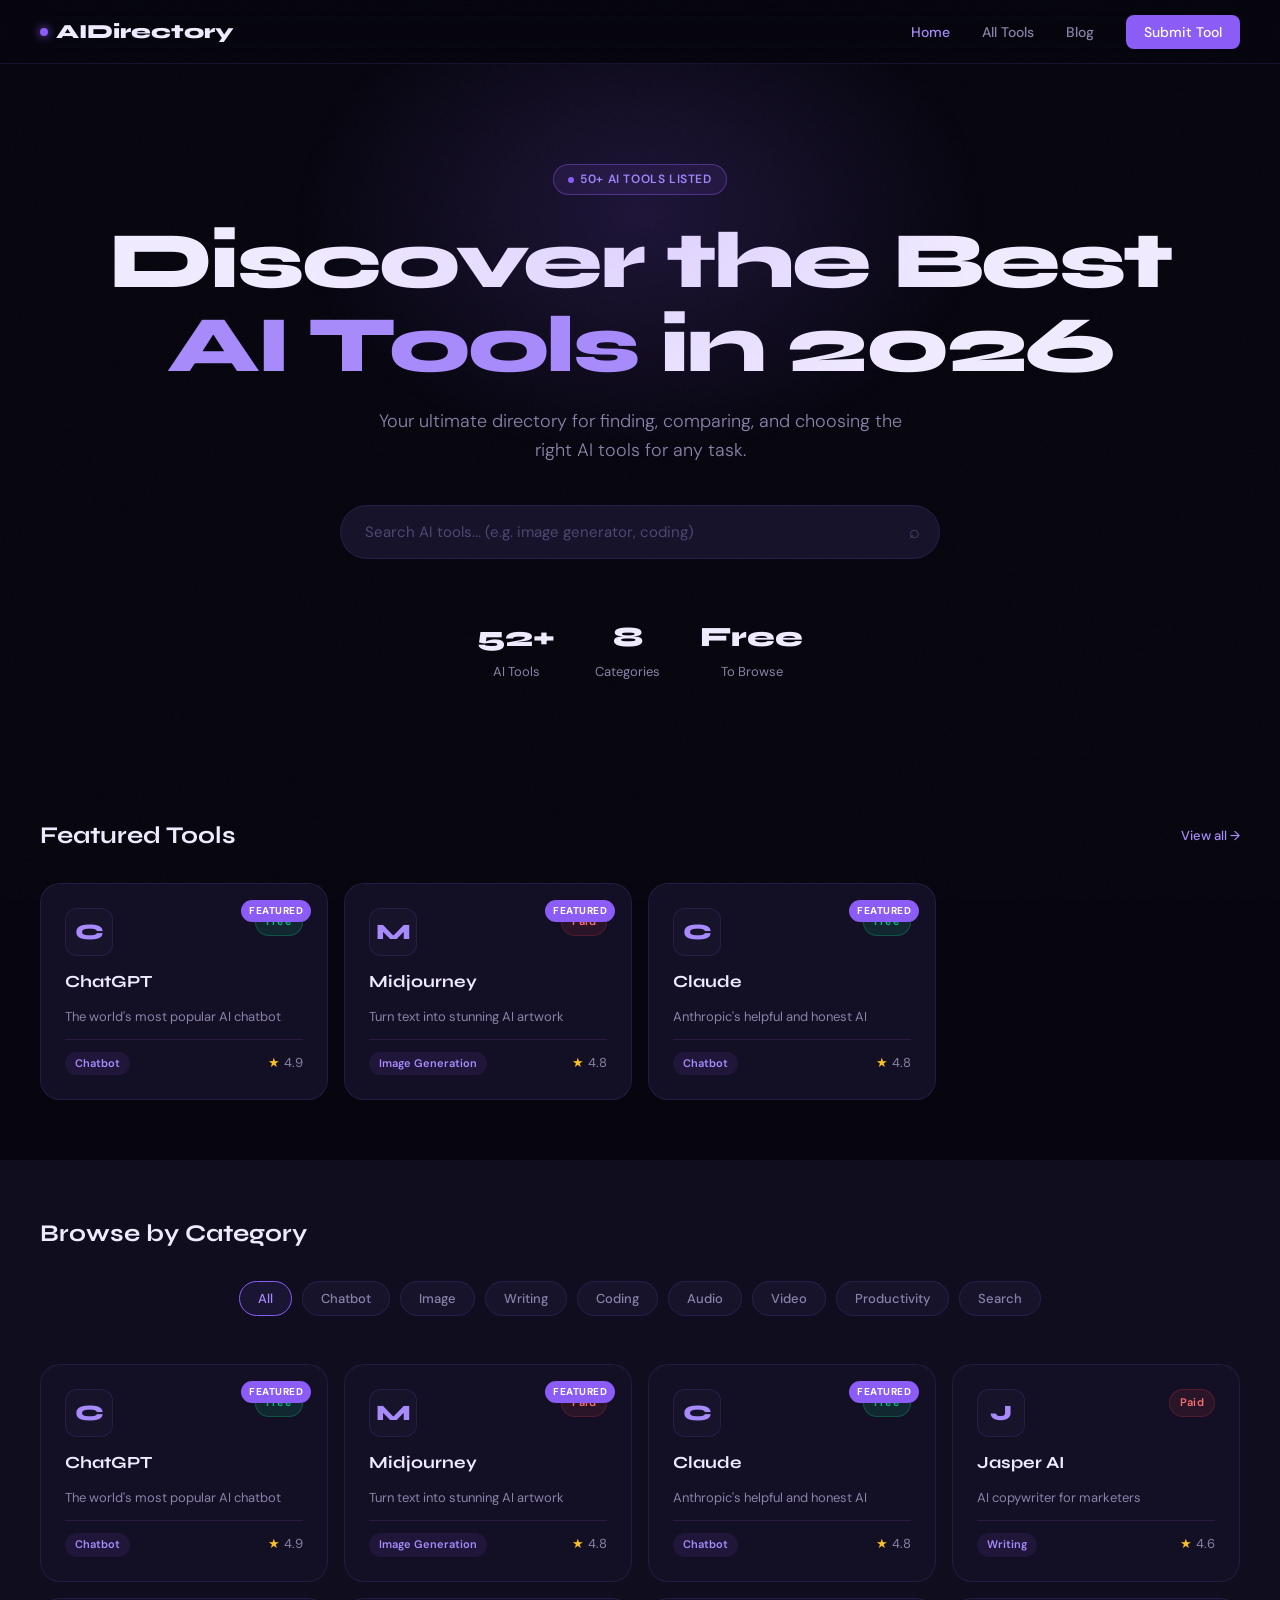
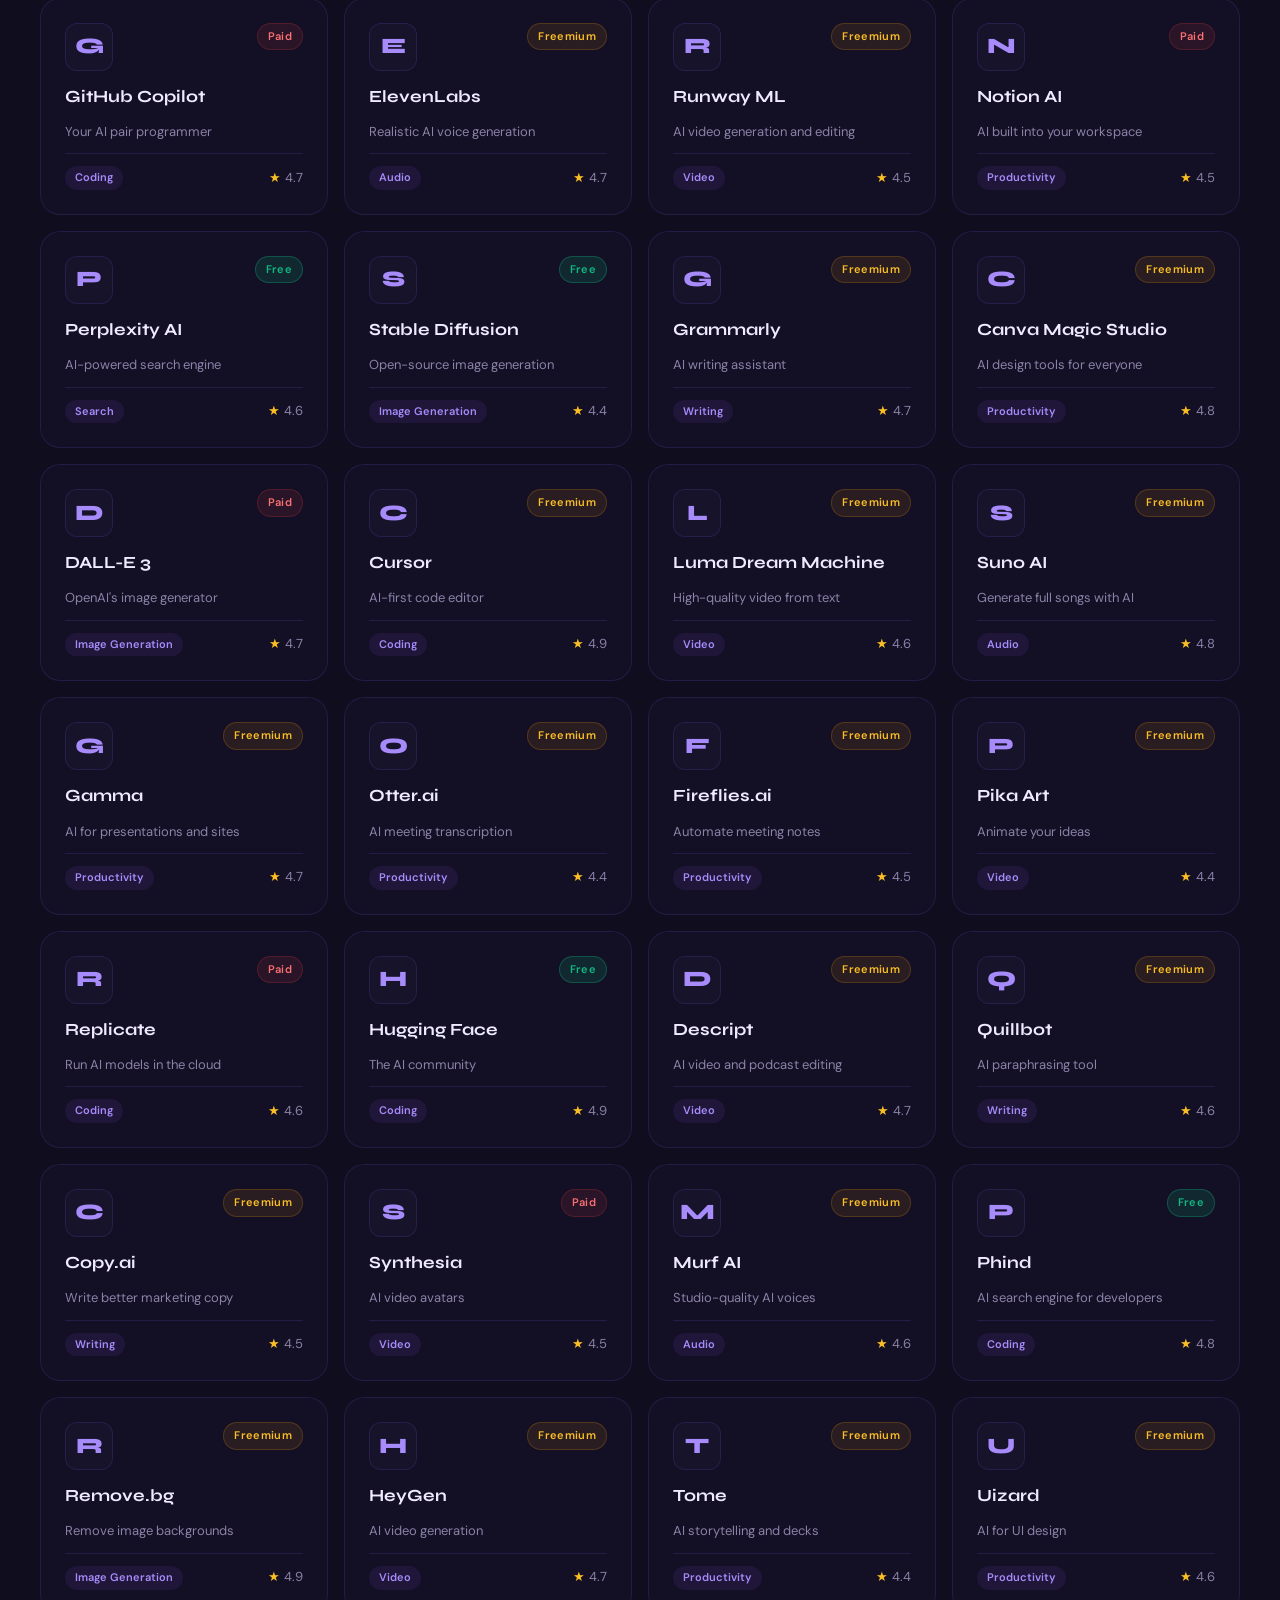
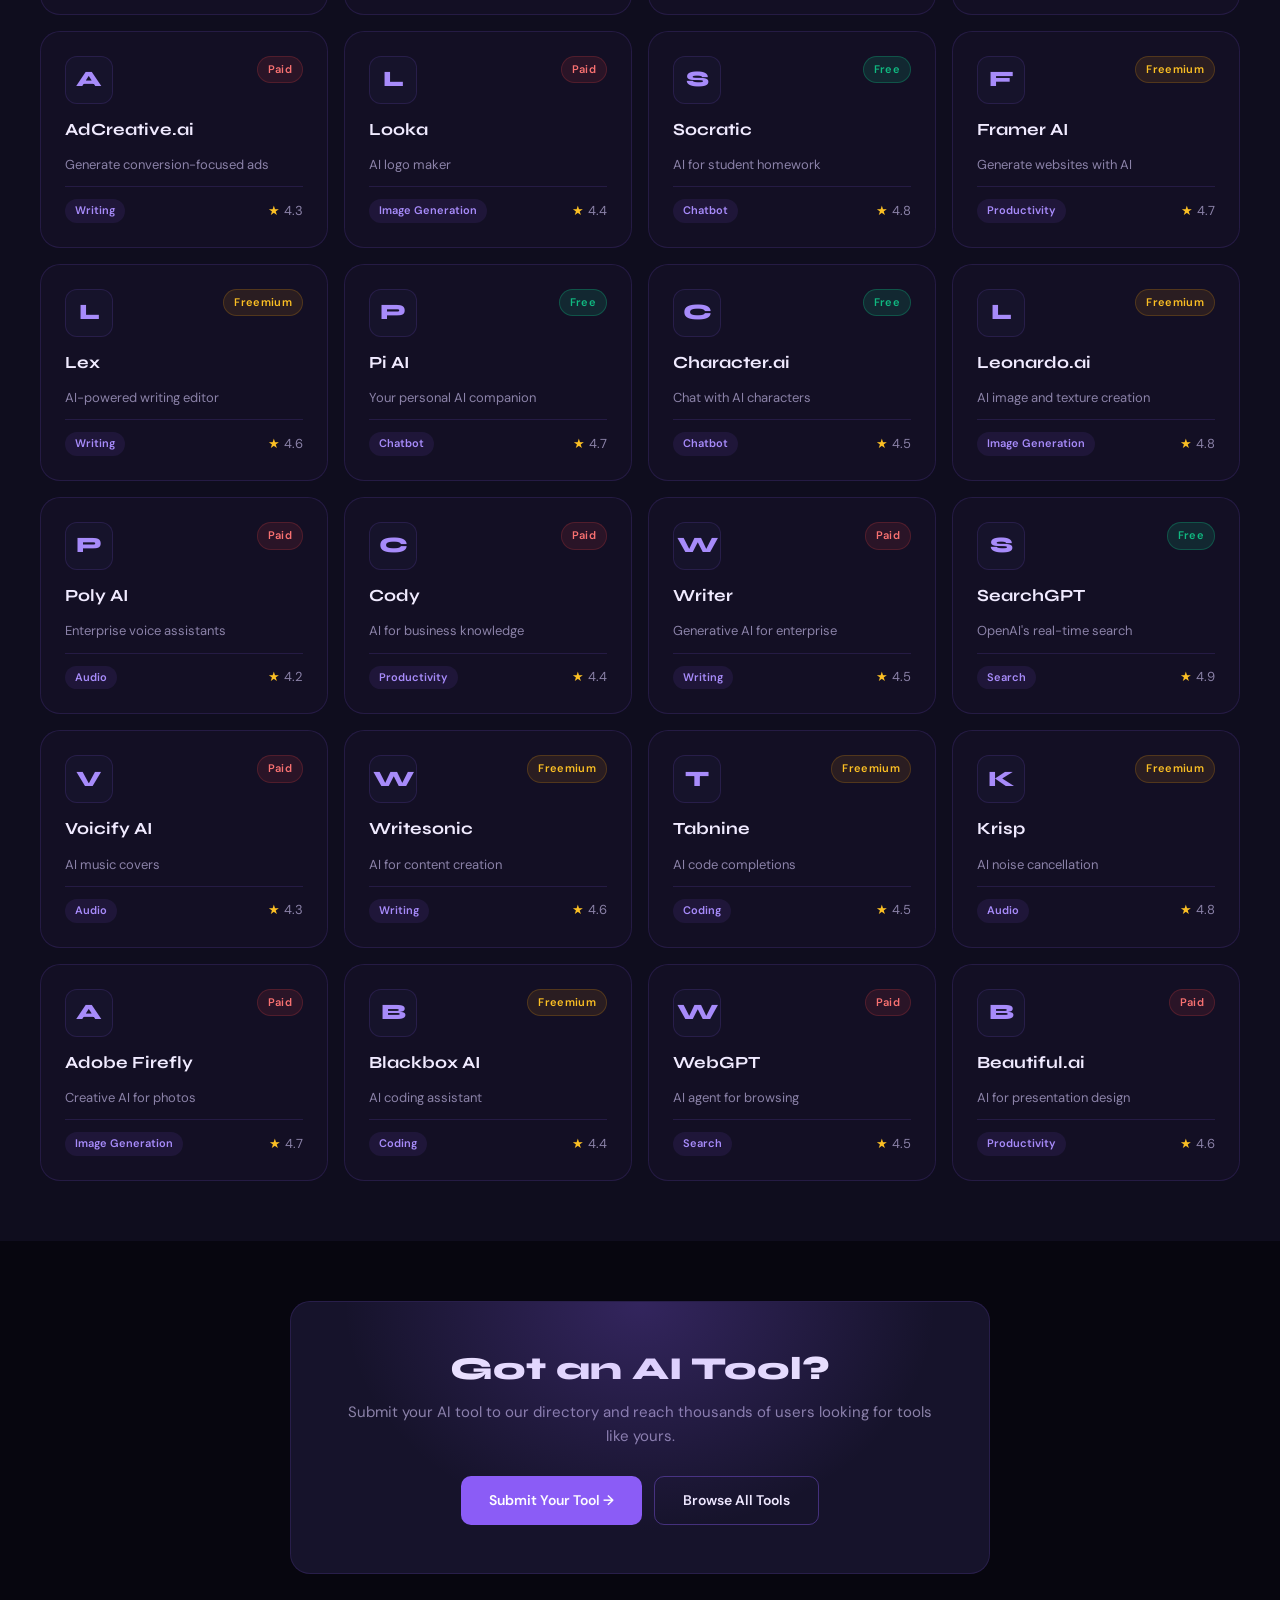
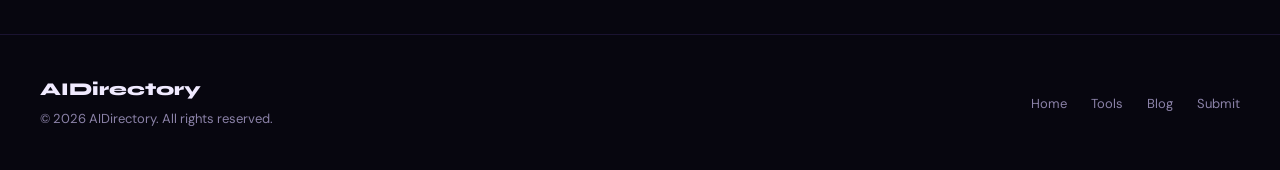
<file: index.html>
<!DOCTYPE html>
<html lang="en">
<head>
  <meta charset="UTF-8" />
  <meta name="viewport" content="width=device-width, initial-scale=1.0" />
  <title>AIDirectory — Discover the Best AI Tools</title>
  <meta name="description" content="Explore the largest directory of AI tools. Find the perfect AI tool for writing, coding, design, video, and more." />
  <link rel="stylesheet" href="style.css" />
</head>
<body>

  <!-- NAV -->
  <nav>
    <div class="nav-logo">
      <div class="dot"></div>
      AIDirectory
    </div>
    <ul class="nav-links">
      <li><a href="index.html" class="active">Home</a></li>
      <li><a href="tools.html">All Tools</a></li>
      <li><a href="blog.html">Blog</a></li>
      <li><a href="#submit" class="nav-cta">Submit Tool</a></li>
    </ul>
  </nav>

  <!-- HERO -->
  <div class="hero">
    <div class="hero-glow"></div>
    <div class="hero-tag">
      <div class="pulse"></div>
      50+ AI Tools Listed
    </div>
    <h1>Discover the Best<br><span>AI Tools</span> in 2026</h1>
    <p>Your ultimate directory for finding, comparing, and choosing the right AI tools for any task.</p>
    <div class="search-wrap">
      <input type="text" id="hero-search" placeholder="Search AI tools... (e.g. image generator, coding)" />
      <div class="search-icon">⌕</div>
    </div>
    <div class="stats-row">
      <div class="stat">
        <div class="stat-num" id="total-count">0</div>
        <div class="stat-label">AI Tools</div>
      </div>
      <div class="stat">
        <div class="stat-num">8</div>
        <div class="stat-label">Categories</div>
      </div>
      <div class="stat">
        <div class="stat-num">Free</div>
        <div class="stat-label">To Browse</div>
      </div>
    </div>
  </div>

  <!-- FEATURED TOOLS -->
  <section>
    <div class="section-header" style="max-width:1200px;margin:0 auto 32px;">
      <h2 class="section-title">Featured Tools</h2>
      <a href="tools.html" class="section-link">View all →</a>
    </div>

    <div class="tools-grid" id="featured-grid"></div>
  </section>

  <!-- BROWSE BY CATEGORY -->
  <section style="background: var(--bg2); padding: 60px 40px;">
    <div style="max-width:1200px; margin: 0 auto;">
      <div class="section-header">
        <h2 class="section-title">Browse by Category</h2>
      </div>
      <div class="categories" id="category-filter">
        <button class="cat-btn active" data-cat="All">All</button>
        <button class="cat-btn" data-cat="Chatbot">Chatbot</button>
        <button class="cat-btn" data-cat="Image Generation">Image</button>
        <button class="cat-btn" data-cat="Writing">Writing</button>
        <button class="cat-btn" data-cat="Coding">Coding</button>
        <button class="cat-btn" data-cat="Audio">Audio</button>
        <button class="cat-btn" data-cat="Video">Video</button>
        <button class="cat-btn" data-cat="Productivity">Productivity</button>
        <button class="cat-btn" data-cat="Search">Search</button>
      </div>
      <div class="tools-grid" id="all-grid"></div>
    </div>
  </section>

  <!-- SUBMIT BANNER -->
  <section id="submit">
    <div class="submit-banner">
      <h2>Got an AI Tool?</h2>
      <p>Submit your AI tool to our directory and reach thousands of users looking for tools like yours.</p>
      <div style="display:flex; gap:12px; justify-content:center; flex-wrap:wrap;">
        <a href="mailto:submit@aidirectory.com" class="btn btn-primary">Submit Your Tool →</a>
        <a href="tools.html" class="btn btn-outline">Browse All Tools</a>
      </div>
    </div>
  </section>

  <!-- FOOTER -->
  <footer>
    <div class="footer-left">
      <div class="logo">AIDirectory</div>
      <p>© 2026 AIDirectory. All rights reserved.</p>
    </div>
    <ul class="footer-links">
      <li><a href="index.html">Home</a></li>
      <li><a href="tools.html">Tools</a></li>
      <li><a href="blog.html">Blog</a></li>
      <li><a href="#submit">Submit</a></li>
    </ul>
  </footer>

  <script src="app.js"></script>
  <script>
    // Using async/await to prevent the "No tools found" race condition
    document.addEventListener('DOMContentLoaded', async () => {
      // 1. Wait for the data to actually load from tools.json
      await loadTools(); 
      
      // 2. Now that 'tools' array is ready, render the page[cite: 3]
      loadFeaturedTools();
      loadAllTools('All');
      setupCategoryFilter();
      setupHeroSearch();
    });

    function loadFeaturedTools() {
      const grid = document.getElementById('featured-grid');
      // Filters for tools marked as featured in tools.json[cite: 3, 7]
      const featured = tools.filter(t => t.featured);
      grid.innerHTML = featured.map((t, i) => createCard(t, i)).join('');
    }

    function loadAllTools(category) {
      const grid = document.getElementById('all-grid');
      const filtered = category === 'All' ? tools : tools.filter(t => t.category === category);
      grid.innerHTML = filtered.length
        ? filtered.map((t, i) => createCard(t, i)).join('')
        : `<div class="no-results"><h3>No tools found</h3><p>Try a different category</p></div>`;
    }

    function setupCategoryFilter() {
      document.querySelectorAll('.cat-btn').forEach(btn => {
        btn.addEventListener('click', () => {
          document.querySelectorAll('.cat-btn').forEach(b => b.classList.remove('active'));
          btn.classList.add('active');
          loadAllTools(btn.dataset.cat);
        });
      });
    }

    function setupHeroSearch() {
      document.getElementById('hero-search').addEventListener('input', e => {
        const q = e.target.value.toLowerCase();
        const grid = document.getElementById('all-grid');
        
        // Reset category buttons when searching[cite: 3]
        document.querySelectorAll('.cat-btn').forEach(b => b.classList.remove('active'));
        document.querySelector('.cat-btn[data-cat="All"]').classList.add('active');
        
        if (!q) { 
          loadAllTools('All'); 
          return; 
        }
        
        const filtered = tools.filter(t =>
          t.name.toLowerCase().includes(q) ||
          t.tagline.toLowerCase().includes(q) ||
          t.tags.some(tag => tag.includes(q)) ||
          t.category.toLowerCase().includes(q)
        );
        
        grid.innerHTML = filtered.length
          ? filtered.map((t, i) => createCard(t, i)).join('')
          : `<div class="no-results"><h3>No results for "${e.target.value}"</h3><p>Try a different search term</p></div>`;
      });
    }
  </script>
</body>
</html>
</file>
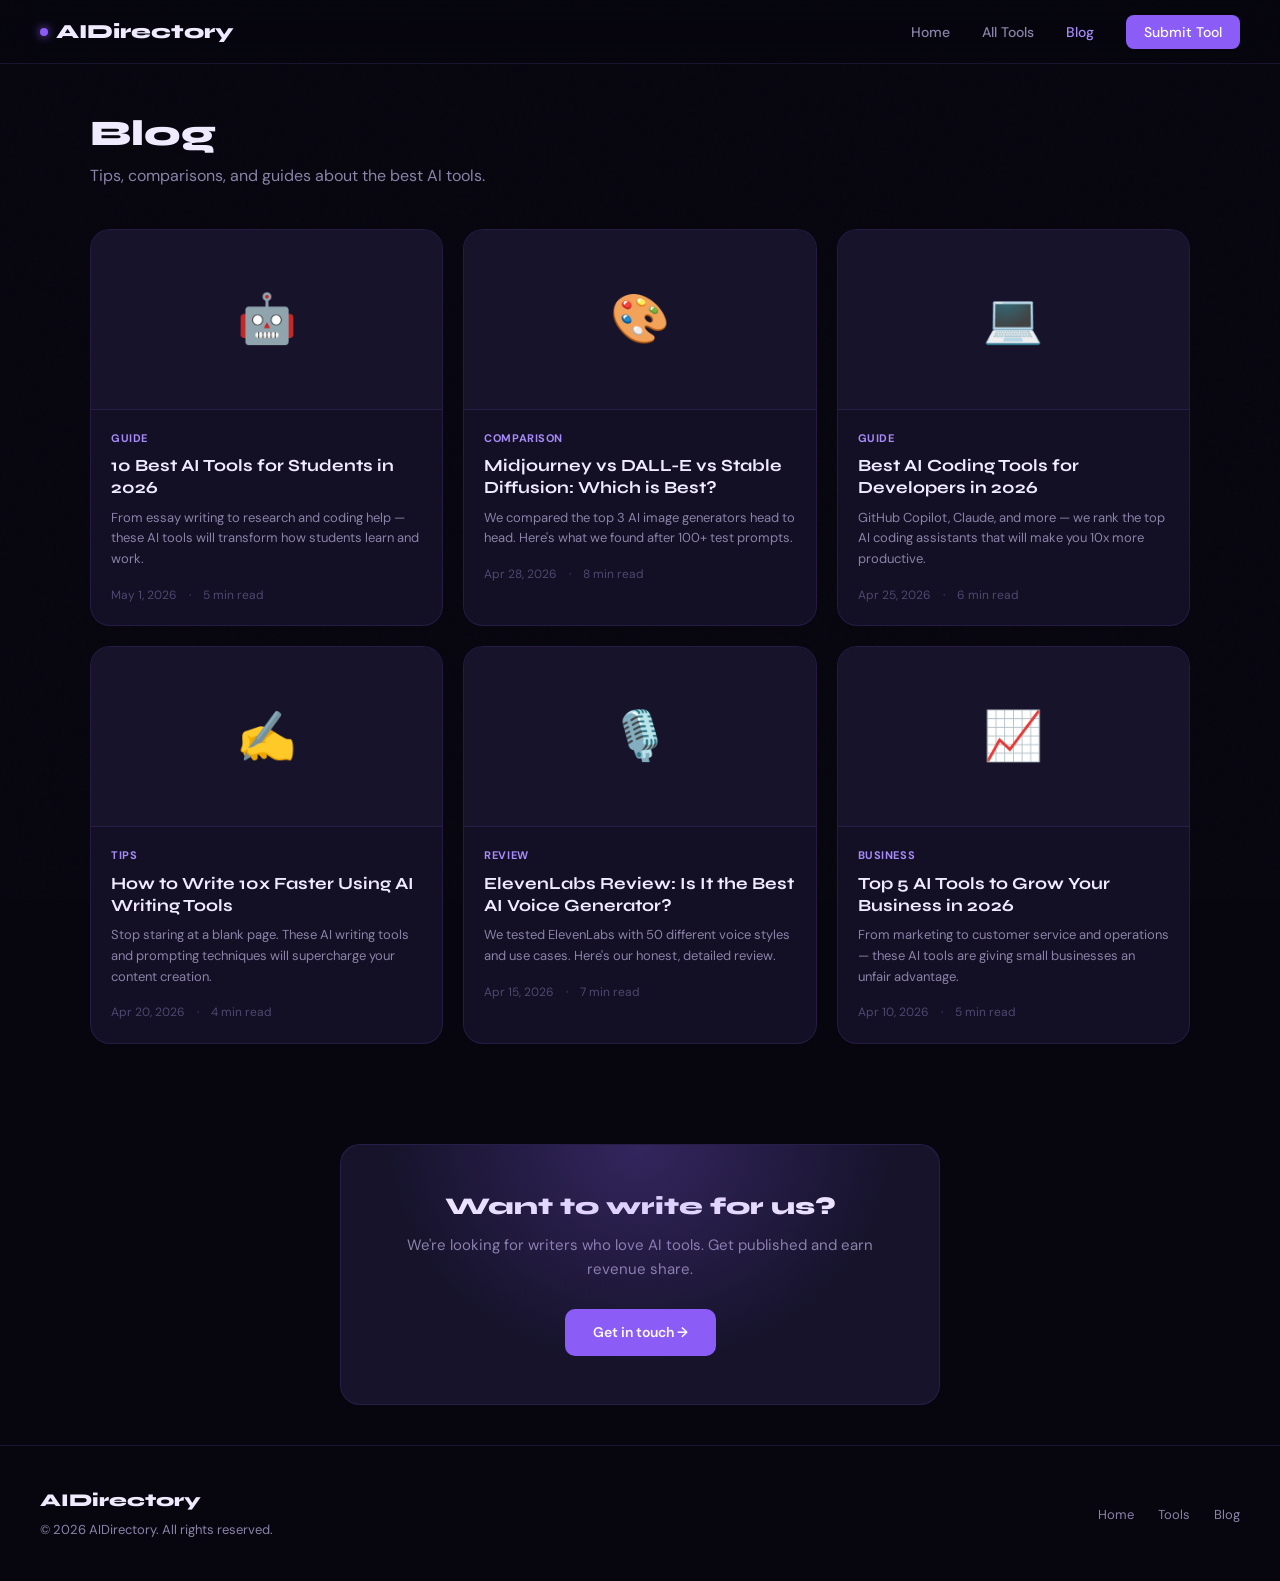
<file: blog.html>
<!DOCTYPE html>
<html lang="en">
<head>
  <meta charset="UTF-8" />
  <meta name="viewport" content="width=device-width, initial-scale=1.0" />
  <title>Blog — AIDirectory</title>
  <meta name="description" content="Read our latest articles about AI tools, tips, and trends." />
  <link rel="stylesheet" href="style.css" />
  <style>
    .blog-grid { display: grid; grid-template-columns: repeat(auto-fill, minmax(300px, 1fr)); gap: 20px; max-width: 1100px; margin: 0 auto; }
    .blog-card { background: var(--card); border: 1px solid var(--border); border-radius: var(--radius-lg); overflow: hidden; cursor: pointer; transition: all 0.25s; }
    .blog-card:hover { border-color: var(--border-hover); transform: translateY(-3px); }
    .blog-thumb { height: 180px; background: var(--bg3); display: flex; align-items: center; justify-content: center; font-size: 48px; border-bottom: 1px solid var(--border); }
    .blog-body { padding: 20px; }
    .blog-cat { font-size: 11px; font-weight: 700; color: var(--purple-light); text-transform: uppercase; letter-spacing: 0.05em; margin-bottom: 8px; }
    .blog-title { font-size: 17px; font-weight: 700; font-family: 'Syne', sans-serif; margin-bottom: 8px; line-height: 1.3; }
    .blog-excerpt { font-size: 13px; color: var(--text-muted); line-height: 1.6; margin-bottom: 16px; }
    .blog-meta { font-size: 12px; color: var(--text-dim); display: flex; align-items: center; gap: 12px; }
  </style>
</head>
<body>

  <nav>
    <div class="nav-logo"><div class="dot"></div>AIDirectory</div>
    <ul class="nav-links">
      <li><a href="index.html">Home</a></li>
      <li><a href="tools.html">All Tools</a></li>
      <li><a href="blog.html" class="active">Blog</a></li>
      <li><a href="index.html#submit" class="nav-cta">Submit Tool</a></li>
    </ul>
  </nav>

  <section style="padding-top: 48px;">
    <div style="max-width:1100px; margin: 0 auto;">
      <div style="margin-bottom: 40px;">
        <h1 style="font-size: 36px; font-weight: 800; margin-bottom: 8px;">Blog</h1>
        <p style="color: var(--text-muted);">Tips, comparisons, and guides about the best AI tools.</p>
      </div>

      <div class="blog-grid">
        <div class="blog-card fade-up">
          <div class="blog-thumb">🤖</div>
          <div class="blog-body">
            <div class="blog-cat">Guide</div>
            <div class="blog-title">10 Best AI Tools for Students in 2026</div>
            <div class="blog-excerpt">From essay writing to research and coding help — these AI tools will transform how students learn and work.</div>
            <div class="blog-meta"><span>May 1, 2026</span><span>·</span><span>5 min read</span></div>
          </div>
        </div>

        <div class="blog-card fade-up">
          <div class="blog-thumb">🎨</div>
          <div class="blog-body">
            <div class="blog-cat">Comparison</div>
            <div class="blog-title">Midjourney vs DALL-E vs Stable Diffusion: Which is Best?</div>
            <div class="blog-excerpt">We compared the top 3 AI image generators head to head. Here's what we found after 100+ test prompts.</div>
            <div class="blog-meta"><span>Apr 28, 2026</span><span>·</span><span>8 min read</span></div>
          </div>
        </div>

        <div class="blog-card fade-up">
          <div class="blog-thumb">💻</div>
          <div class="blog-body">
            <div class="blog-cat">Guide</div>
            <div class="blog-title">Best AI Coding Tools for Developers in 2026</div>
            <div class="blog-excerpt">GitHub Copilot, Claude, and more — we rank the top AI coding assistants that will make you 10x more productive.</div>
            <div class="blog-meta"><span>Apr 25, 2026</span><span>·</span><span>6 min read</span></div>
          </div>
        </div>

        <div class="blog-card fade-up">
          <div class="blog-thumb">✍️</div>
          <div class="blog-body">
            <div class="blog-cat">Tips</div>
            <div class="blog-title">How to Write 10x Faster Using AI Writing Tools</div>
            <div class="blog-excerpt">Stop staring at a blank page. These AI writing tools and prompting techniques will supercharge your content creation.</div>
            <div class="blog-meta"><span>Apr 20, 2026</span><span>·</span><span>4 min read</span></div>
          </div>
        </div>

        <div class="blog-card fade-up">
          <div class="blog-thumb">🎙️</div>
          <div class="blog-body">
            <div class="blog-cat">Review</div>
            <div class="blog-title">ElevenLabs Review: Is It the Best AI Voice Generator?</div>
            <div class="blog-excerpt">We tested ElevenLabs with 50 different voice styles and use cases. Here's our honest, detailed review.</div>
            <div class="blog-meta"><span>Apr 15, 2026</span><span>·</span><span>7 min read</span></div>
          </div>
        </div>

        <div class="blog-card fade-up">
          <div class="blog-thumb">📈</div>
          <div class="blog-body">
            <div class="blog-cat">Business</div>
            <div class="blog-title">Top 5 AI Tools to Grow Your Business in 2026</div>
            <div class="blog-excerpt">From marketing to customer service and operations — these AI tools are giving small businesses an unfair advantage.</div>
            <div class="blog-meta"><span>Apr 10, 2026</span><span>·</span><span>5 min read</span></div>
          </div>
        </div>
      </div>
    </div>
  </section>

  <section style="padding: 40px;">
    <div class="submit-banner" style="max-width:600px;">
      <h2 style="font-size:24px;">Want to write for us?</h2>
      <p>We're looking for writers who love AI tools. Get published and earn revenue share.</p>
      <a href="mailto:blog@aidirectory.com" class="btn btn-primary">Get in touch →</a>
    </div>
  </section>

  <footer>
    <div class="footer-left">
      <div class="logo">AIDirectory</div>
      <p>© 2026 AIDirectory. All rights reserved.</p>
    </div>
    <ul class="footer-links">
      <li><a href="index.html">Home</a></li>
      <li><a href="tools.html">Tools</a></li>
      <li><a href="blog.html">Blog</a></li>
    </ul>
  </footer>

  <script src="app.js"></script>
</body>
</html>
</file>
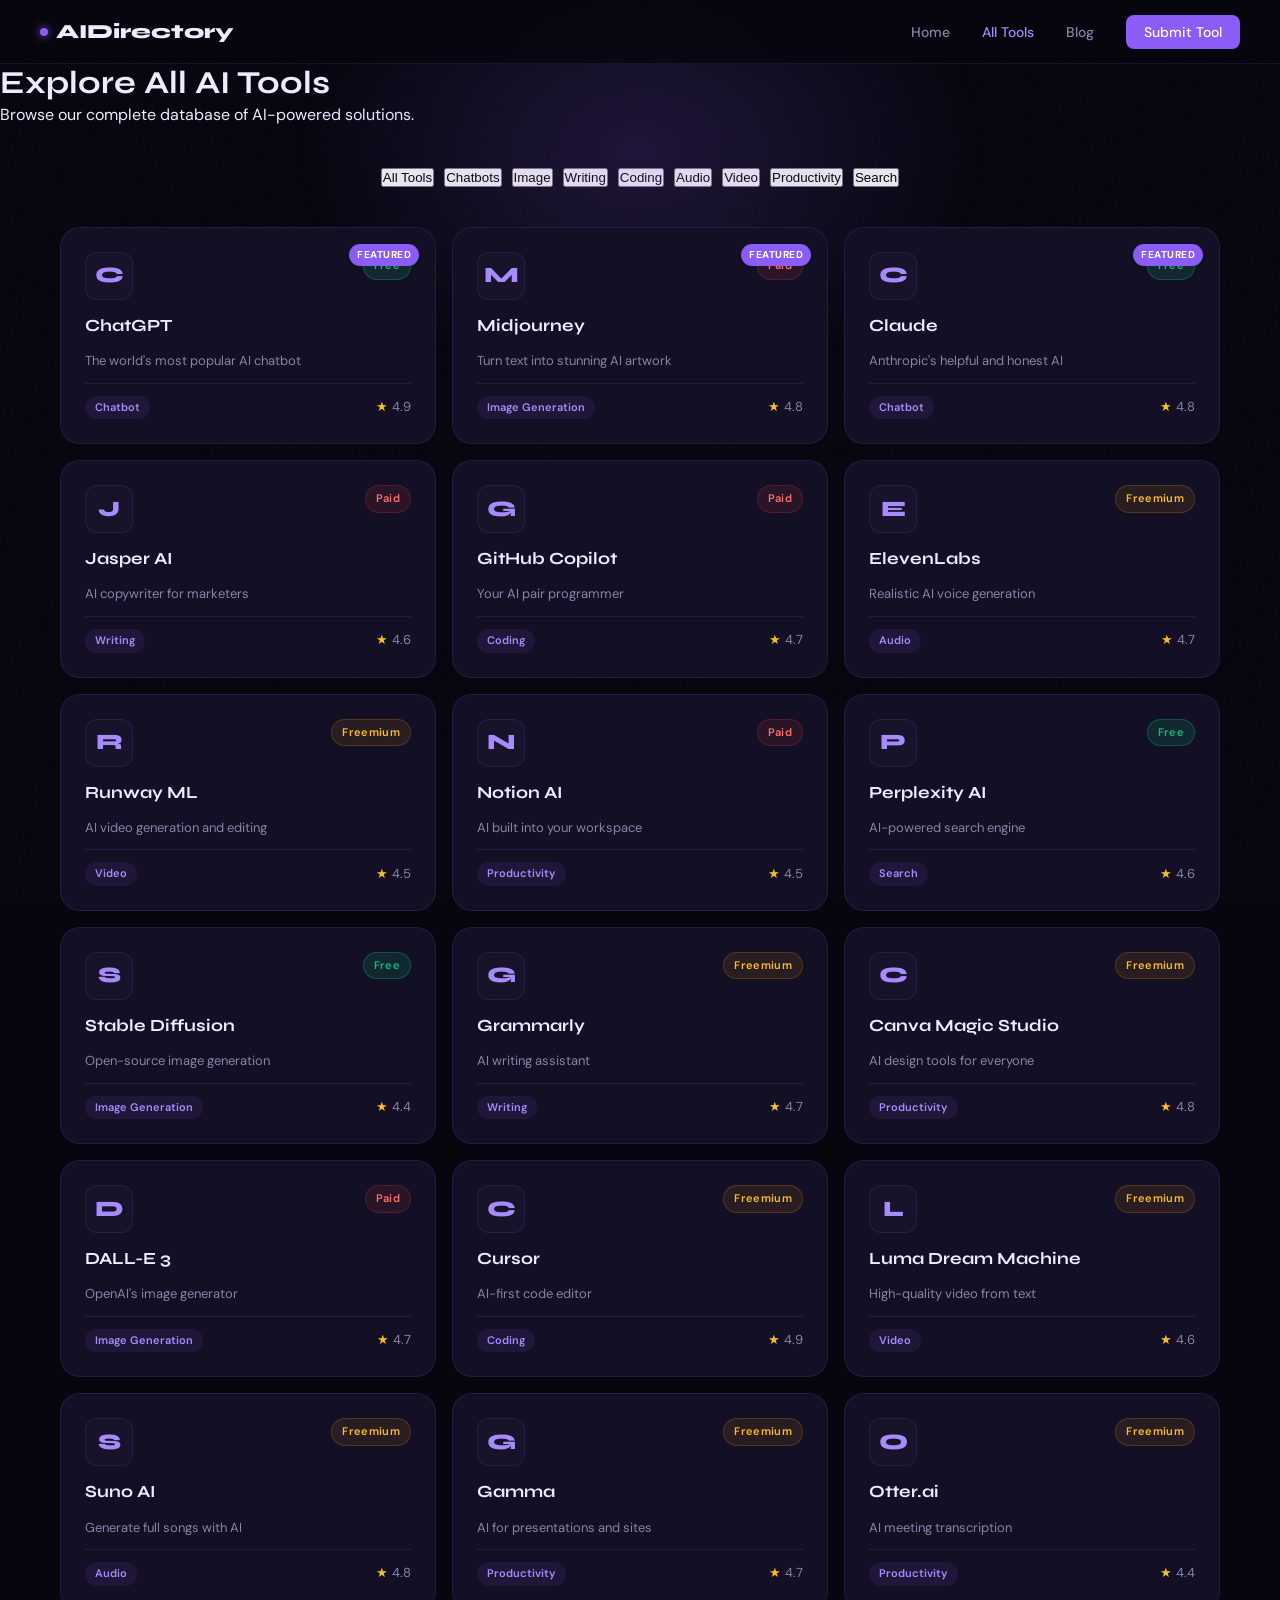
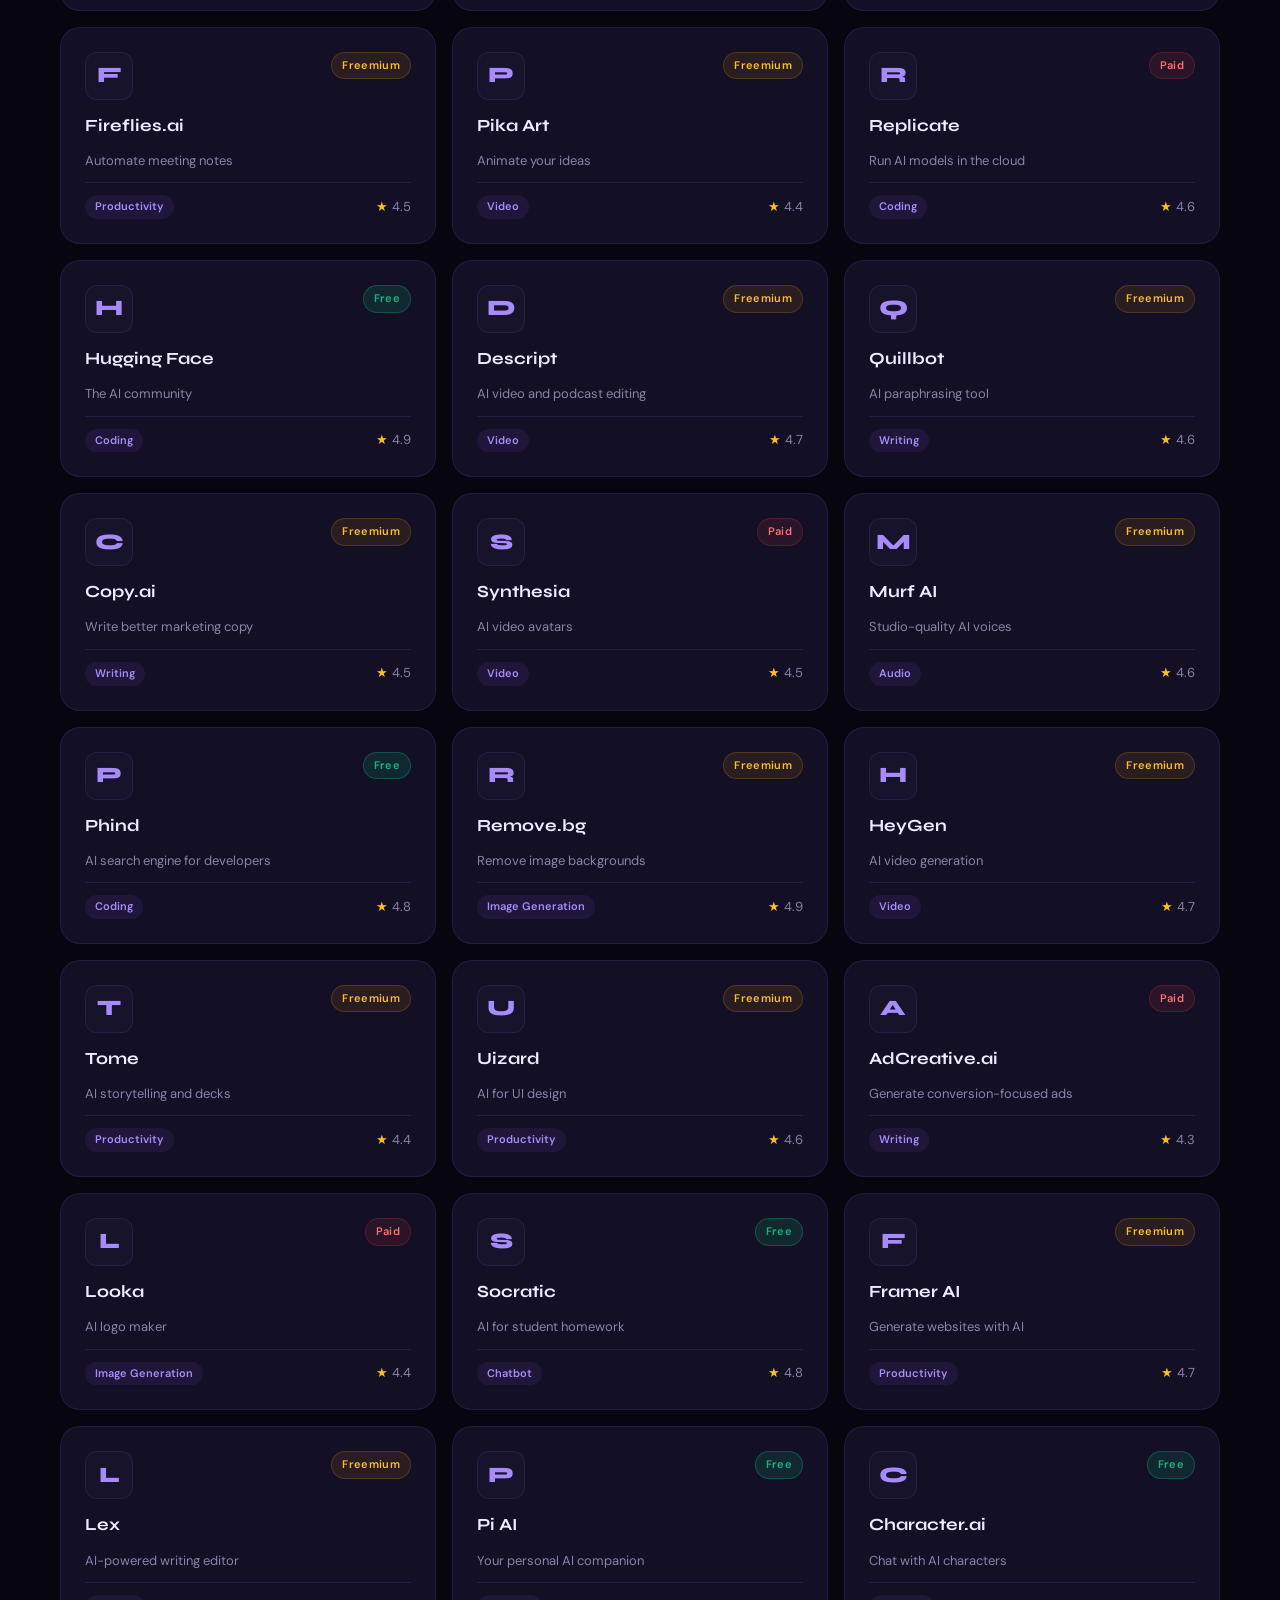
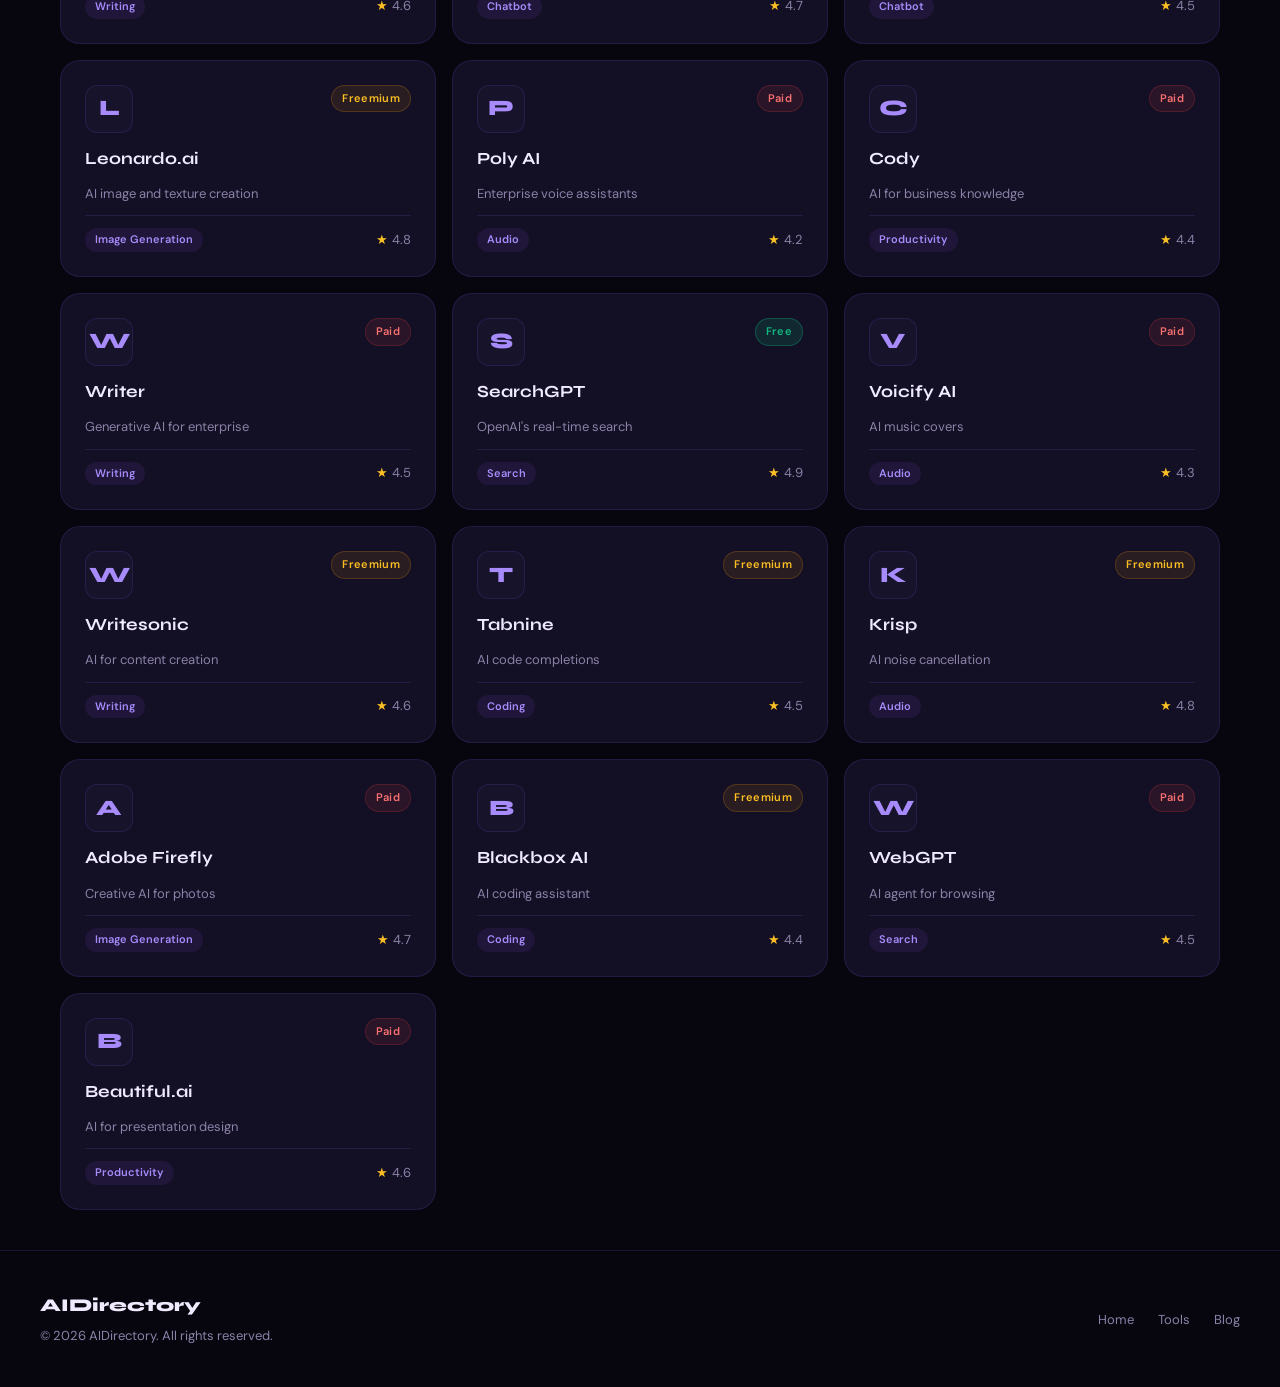
<file: tool.html>
<!DOCTYPE html>
<html lang="en">
<head>
  <meta charset="UTF-8">
  <meta name="viewport" content="width=device-width, initial-scale=1.0">
  <title>All AI Tools — AIDirectory</title>
  <link rel="stylesheet" href="style.css">
</head>
<body>

  <!-- NAV -->
  <nav>
    <div class="nav-logo">
      <div class="dot"></div>
      AIDirectory
    </div>
    <ul class="nav-links">
      <li><a href="index.html">Home</a></li>
      <li><a href="tools.html" class="active">All Tools</a></li>
      <li><a href="blog.html">Blog</a></li>
      <li><a href="index.html#submit" class="nav-cta">Submit Tool</a></li>
    </ul>
  </nav>

  <!-- PAGE HEADER -->
  <header class="page-header">
    <div class="hero-glow"></div>
    <h1>Explore All AI Tools</h1>
    <p>Browse our complete database of AI-powered solutions.</p>
  </header>

  <!-- MAIN CONTENT -->
  <main class="container" style="max-width: 1200px; margin: 40px auto; padding: 0 20px;">
    
    <!-- CATEGORY FILTERS -->
    <div class="categories" id="tool-filters" style="margin-bottom: 40px;">
      <button class="filter-btn active" data-cat="All">All Tools</button>
      <button class="filter-btn" data-cat="Chatbot">Chatbots</button>
      <button class="filter-btn" data-cat="Image Generation">Image</button>
      <button class="filter-btn" data-cat="Writing">Writing</button>
      <button class="filter-btn" data-cat="Coding">Coding</button>
      <button class="filter-btn" data-cat="Audio">Audio</button>
      <button class="filter-btn" data-cat="Video">Video</button>
      <button class="filter-btn" data-cat="Productivity">Productivity</button>
      <button class="filter-btn" data-cat="Search">Search</button>
    </div>

    <!-- GRID CONTAINER -->
    <div class="tools-grid" id="tools-grid">
      <!-- Tools will be injected here by JavaScript -->
    </div>
  </main>

  <!-- FOOTER -->
  <footer>
    <div class="footer-left">
      <div class="logo">AIDirectory</div>
      <p>© 2026 AIDirectory. All rights reserved.</p>
    </div>
    <ul class="footer-links">
      <li><a href="index.html">Home</a></li>
      <li><a href="tools.html">Tools</a></li>
      <li><a href="blog.html">Blog</a></li>
    </ul>
  </footer>

  <script src="app.js"></script>
  <script>
    /**
     * Initialization: Wait for data before rendering
     */
    document.addEventListener('DOMContentLoaded', async () => {
      // 1. Wait for the tools.json fetch in app.js to finish
      await loadTools(); 
      
      // 2. Initial render of all tools once data is present[cite: 3, 6]
      renderTools('All');
      
      // 3. Set up button click listeners
      setupFilters();
    });

    /**
     * Renders cards to the tools-grid div[cite: 1, 6]
     */
    function renderTools(filter = 'All') {
      const grid = document.getElementById('tools-grid');
      
      // Filter tools based on category[cite: 3, 7]
      const filtered = filter === 'All' 
        ? tools 
        : tools.filter(t => t.category === filter);
      
      if (filtered.length === 0) {
        grid.innerHTML = `
          <div class="no-results" style="grid-column: 1/-1; text-align: center; padding: 60px;">
            <h3>No tools found in "${filter}"</h3>
            <p>We are constantly adding new tools. Check back soon!</p>
          </div>`;
        return;
      }

      // Use the createCard function from app.js
      grid.innerHTML = filtered.map((t, i) => createCard(t, i)).join('');
    }

    /**
     * Handles filter button interactions[cite: 3]
     */
    function setupFilters() {
      const buttons = document.querySelectorAll('.filter-btn');
      
      buttons.forEach(btn => {
        btn.addEventListener('click', () => {
          // Update active UI state
          buttons.forEach(b => b.classList.remove('active'));
          btn.classList.add('active');
          
          // Re-render grid with new filter[cite: 3]
          renderTools(btn.dataset.cat);
          
          // Smooth scroll to top of grid on mobile
          window.scrollTo({ top: 200, behavior: 'smooth' });
        });
      });
    }
  </script>
</body>
</html>
</file>
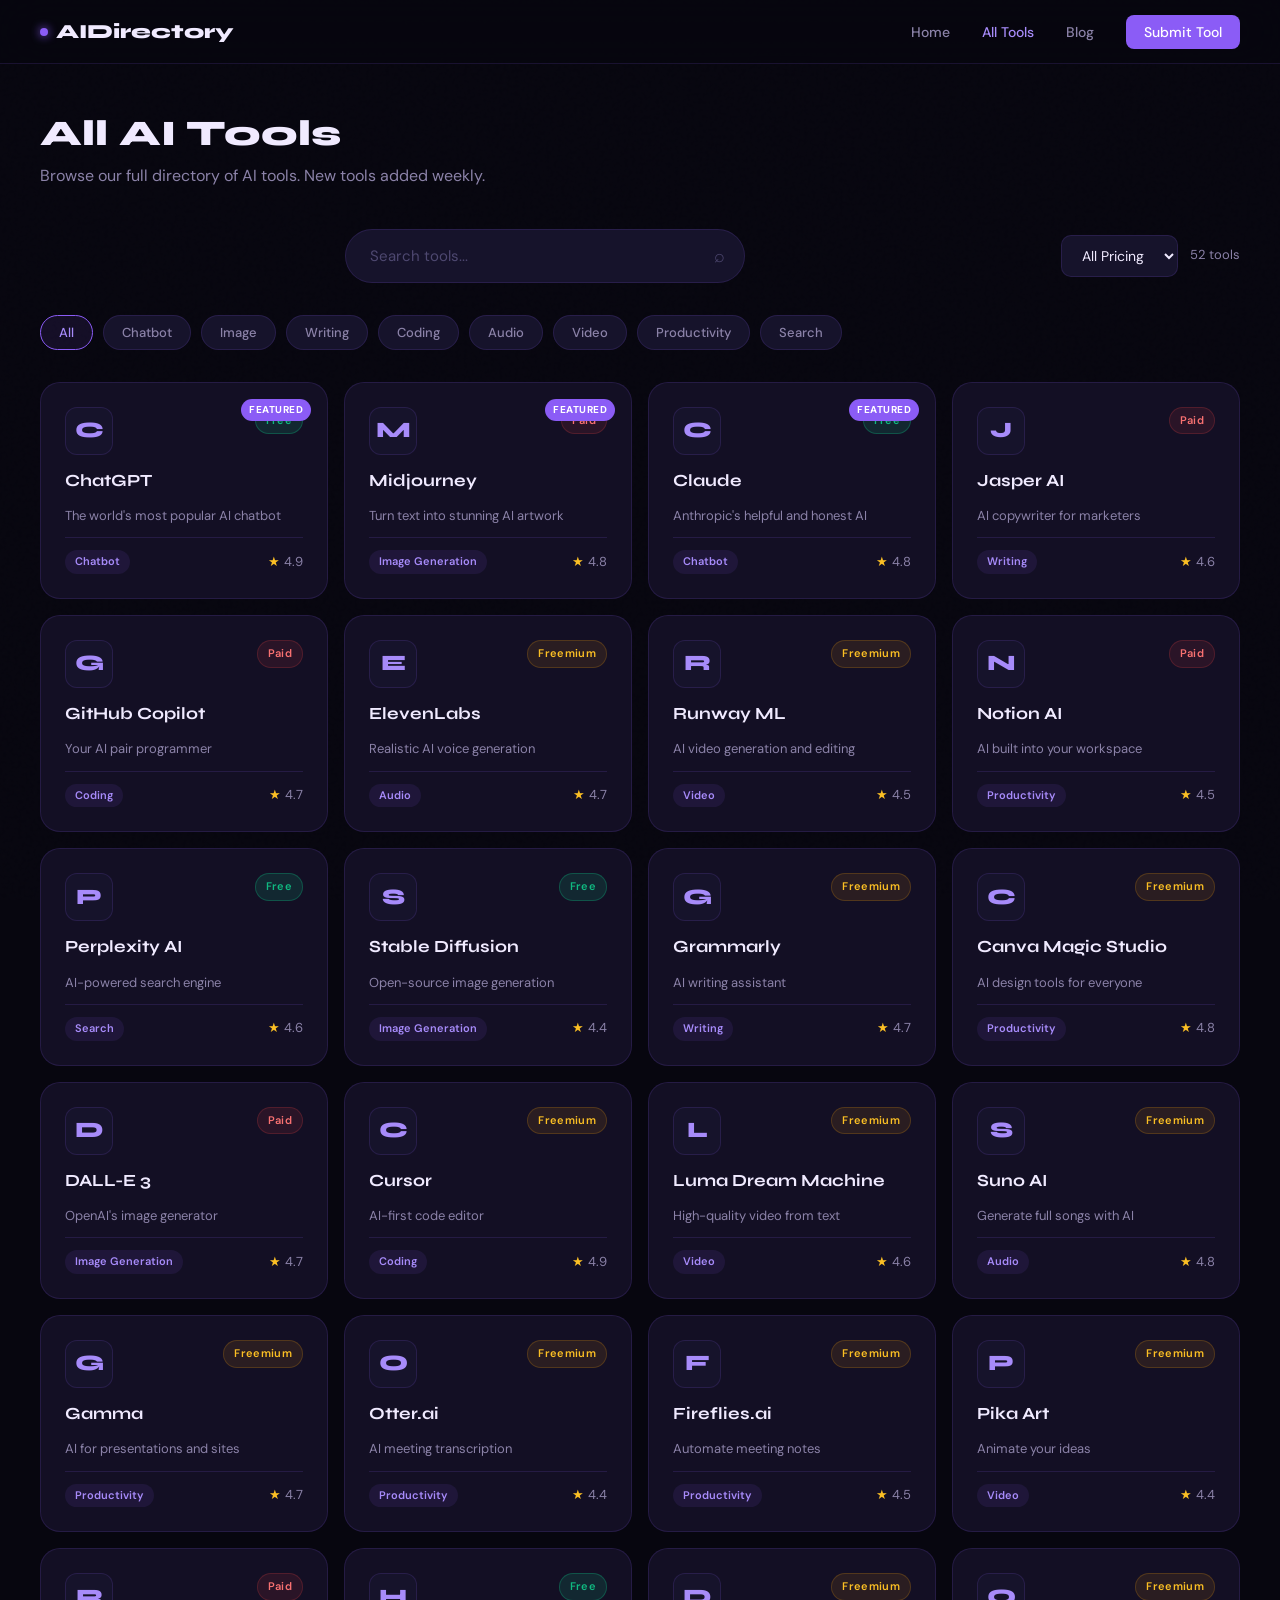
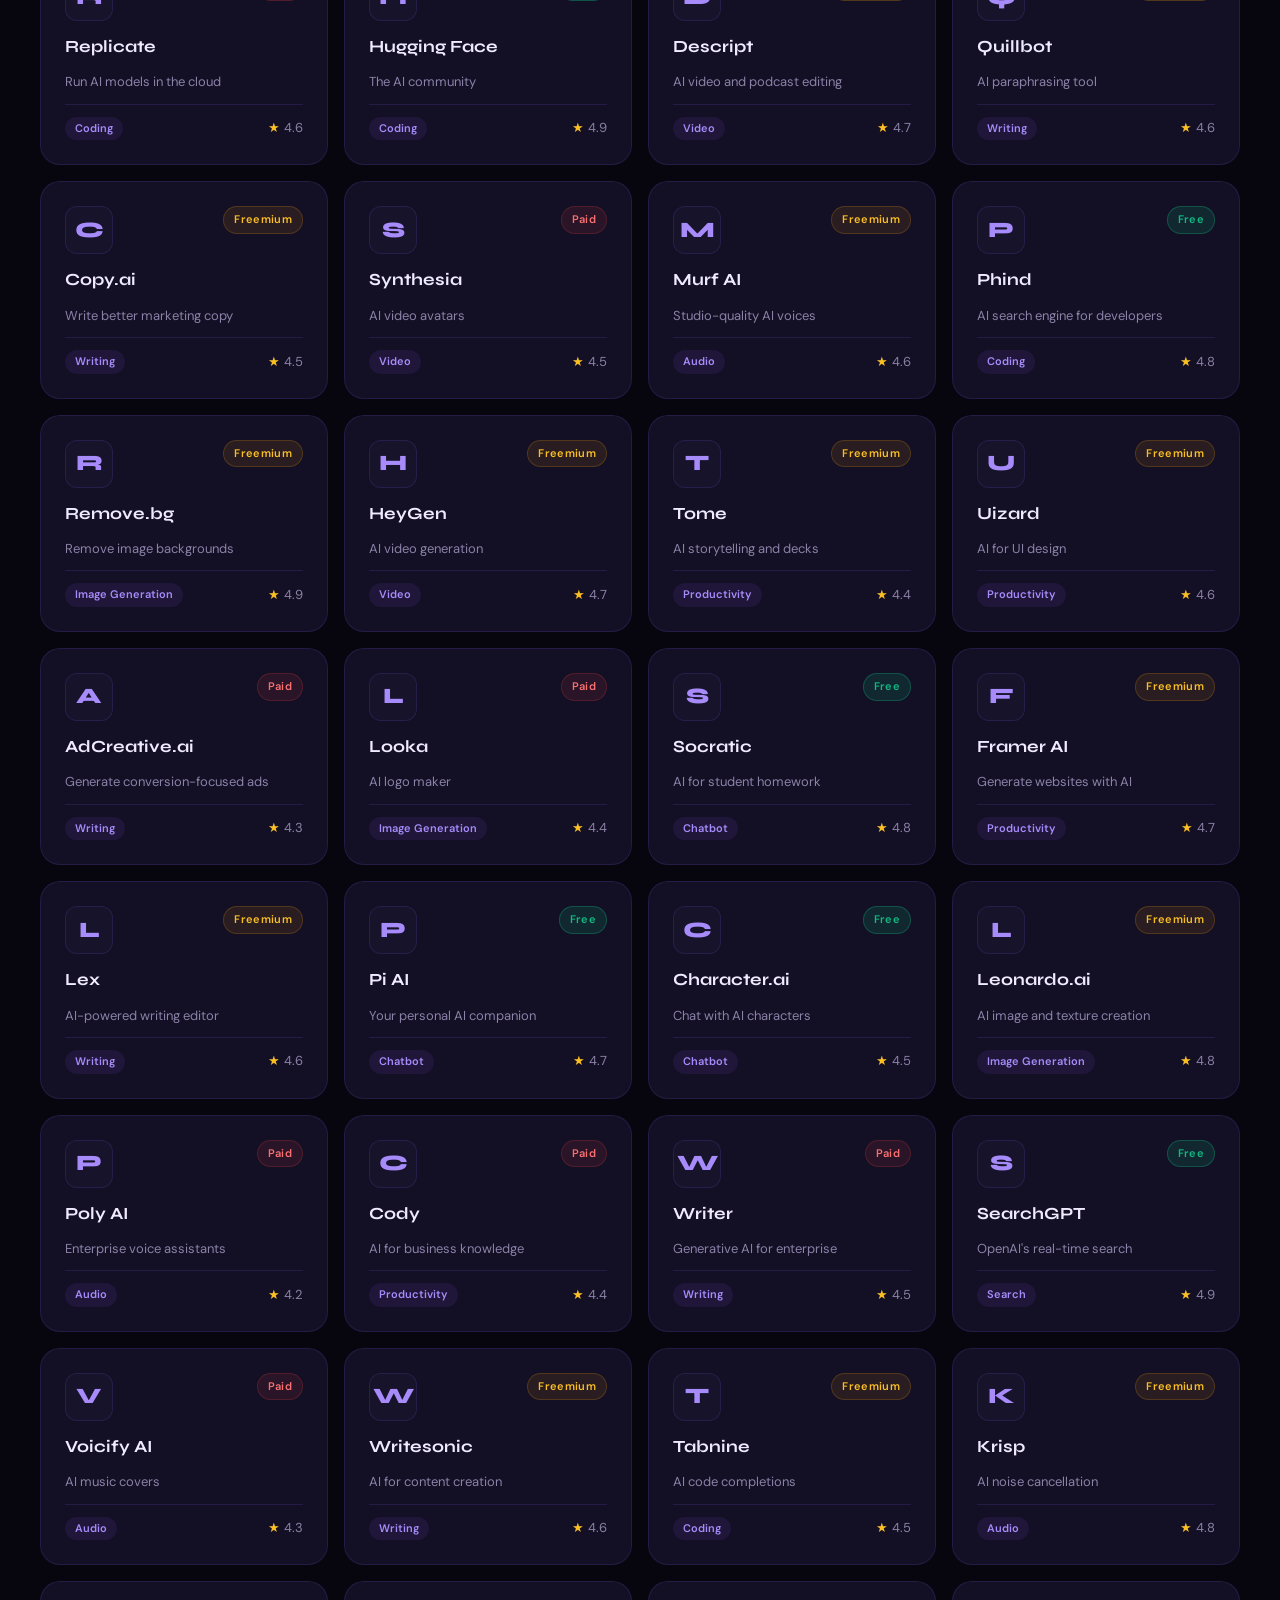
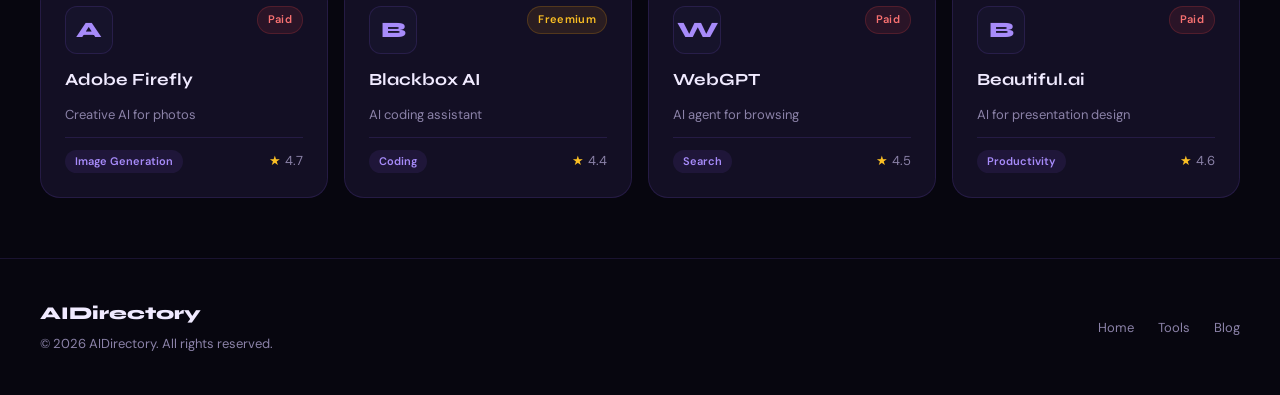
<file: tools.html>
<!DOCTYPE html>
<html lang="en">
<head>
  <meta charset="UTF-8" />
  <meta name="viewport" content="width=device-width, initial-scale=1.0" />
  <title>All AI Tools — AIDirectory</title>
  <meta name="description" content="Browse all AI tools in our directory. Filter by category, pricing, and more." />
  <link rel="stylesheet" href="style.css" />
</head>
<body>

  <nav>
    <div class="nav-logo"><div class="dot"></div>AIDirectory</div>
    <ul class="nav-links">
      <li><a href="index.html">Home</a></li>
      <li><a href="tools.html" class="active">All Tools</a></li>
      <li><a href="blog.html">Blog</a></li>
      <li><a href="index.html#submit" class="nav-cta">Submit Tool</a></li>
    </ul>
  </nav>

  <section style="padding-top: 48px;">
    <div style="max-width:1200px; margin: 0 auto;">

      <div style="margin-bottom: 40px;">
        <h1 style="font-size: 36px; font-weight: 800; margin-bottom: 8px;">All AI Tools</h1>
        <p style="color: var(--text-muted);">Browse our full directory of AI tools. New tools added weekly.</p>
      </div>

      <!-- SEARCH + FILTER BAR -->
      <div style="display:flex; gap:12px; flex-wrap:wrap; margin-bottom:32px; align-items:center;">
        <div class="search-wrap" style="flex:1; min-width:240px; max-width:400px;">
          <input type="text" id="search-input" placeholder="Search tools..." />
          <div class="search-icon">⌕</div>
        </div>
        <select id="pricing-filter" style="padding:10px 16px; background:var(--bg3); border:1px solid var(--border); border-radius:10px; color:var(--text); font-family:'DM Sans',sans-serif; font-size:14px; outline:none; cursor:pointer;">
          <option value="All">All Pricing</option>
          <option value="Free">Free</option>
          <option value="Freemium">Freemium</option>
          <option value="Paid">Paid</option>
        </select>
        <div id="tool-count" style="font-size:13px; color:var(--text-muted); white-space:nowrap;"></div>
      </div>

      <!-- CATEGORY TABS -->
      <div class="categories" style="justify-content:flex-start; margin-bottom:32px;" id="cat-tabs">
        <button class="cat-btn active" data-cat="All">All</button>
        <button class="cat-btn" data-cat="Chatbot">Chatbot</button>
        <button class="cat-btn" data-cat="Image Generation">Image</button>
        <button class="cat-btn" data-cat="Writing">Writing</button>
        <button class="cat-btn" data-cat="Coding">Coding</button>
        <button class="cat-btn" data-cat="Audio">Audio</button>
        <button class="cat-btn" data-cat="Video">Video</button>
        <button class="cat-btn" data-cat="Productivity">Productivity</button>
        <button class="cat-btn" data-cat="Search">Search</button>
      </div>

      <div class="tools-grid" id="tools-grid"></div>
    </div>
  </section>

  <footer>
    <div class="footer-left">
      <div class="logo">AIDirectory</div>
      <p>© 2026 AIDirectory. All rights reserved.</p>
    </div>
    <ul class="footer-links">
      <li><a href="index.html">Home</a></li>
      <li><a href="tools.html">Tools</a></li>
      <li><a href="blog.html">Blog</a></li>
    </ul>
  </footer>

  <script src="app.js"></script>
  <script>
    let currentCat = 'All';
    let currentPricing = 'All';
    let searchQuery = '';

    document.addEventListener('DOMContentLoaded', () => {
      setTimeout(renderTools, 100);
      setupFilters();
    });

    function renderTools() {
      const grid = document.getElementById('tools-grid');
      let filtered = tools.filter(t => {
        const matchCat = currentCat === 'All' || t.category === currentCat;
        const matchPricing = currentPricing === 'All' || t.pricing === currentPricing;
        const matchSearch = !searchQuery ||
          t.name.toLowerCase().includes(searchQuery) ||
          t.tagline.toLowerCase().includes(searchQuery) ||
          t.tags.some(tag => tag.includes(searchQuery)) ||
          t.category.toLowerCase().includes(searchQuery);
        return matchCat && matchPricing && matchSearch;
      });

      document.getElementById('tool-count').textContent = `${filtered.length} tool${filtered.length !== 1 ? 's' : ''}`;

      grid.innerHTML = filtered.length
        ? filtered.map((t, i) => createCard(t, i)).join('')
        : `<div class="no-results"><h3>No tools found</h3><p>Try adjusting your filters or search term</p></div>`;
    }

    function setupFilters() {
      document.getElementById('search-input').addEventListener('input', e => {
        searchQuery = e.target.value.toLowerCase();
        renderTools();
      });

      document.getElementById('pricing-filter').addEventListener('change', e => {
        currentPricing = e.target.value;
        renderTools();
      });

      document.querySelectorAll('#cat-tabs .cat-btn').forEach(btn => {
        btn.addEventListener('click', () => {
          document.querySelectorAll('#cat-tabs .cat-btn').forEach(b => b.classList.remove('active'));
          btn.classList.add('active');
          currentCat = btn.dataset.cat;
          renderTools();
        });
      });
    }
  </script>
</body>
</html>
</file>
<file: style.css>
@import url('https://fonts.googleapis.com/css2?family=Syne:wght@400;500;600;700;800&family=DM+Sans:wght@300;400;500&display=swap');

:root {
  --bg: #07060f;
  --bg2: #0f0d1e;
  --bg3: #16132b;
  --card: #130f24;
  --card-hover: #1a1535;
  --border: rgba(139, 92, 246, 0.15);
  --border-hover: rgba(139, 92, 246, 0.4);
  --purple: #8b5cf6;
  --purple-light: #a78bfa;
  --purple-dim: rgba(139, 92, 246, 0.1);
  --purple-glow: rgba(139, 92, 246, 0.25);
  --text: #f0eaff;
  --text-muted: #8b82a8;
  --text-dim: #4e4870;
  --green: #10b981;
  --amber: #f59e0b;
  --red: #ef4444;
  --radius: 12px;
  --radius-lg: 20px;
}

* { margin: 0; padding: 0; box-sizing: border-box; }

html { scroll-behavior: smooth; }

body {
  font-family: 'DM Sans', sans-serif;
  background: var(--bg);
  color: var(--text);
  min-height: 100vh;
  line-height: 1.6;
  overflow-x: hidden;
}

h1, h2, h3, h4 {
  font-family: 'Syne', sans-serif;
  line-height: 1.2;
}

a { text-decoration: none; color: inherit; }

/* ── NOISE TEXTURE OVERLAY ── */
body::before {
  content: '';
  position: fixed;
  inset: 0;
  background-image: url("data:image/svg+xml,%3Csvg viewBox='0 0 256 256' xmlns='http://www.w3.org/2000/svg'%3E%3Cfilter id='noise'%3E%3CfeTurbulence type='fractalNoise' baseFrequency='0.9' numOctaves='4' stitchTiles='stitch'/%3E%3C/filter%3E%3Crect width='100%25' height='100%25' filter='url(%23noise)' opacity='0.04'/%3E%3C/svg%3E");
  pointer-events: none;
  z-index: 0;
  opacity: 0.4;
}

/* ── NAV ── */
nav {
  position: sticky;
  top: 0;
  z-index: 100;
  background: rgba(7, 6, 15, 0.85);
  backdrop-filter: blur(20px);
  border-bottom: 1px solid var(--border);
  padding: 0 40px;
  height: 64px;
  display: flex;
  align-items: center;
  justify-content: space-between;
}

.nav-logo {
  font-family: 'Syne', sans-serif;
  font-size: 20px;
  font-weight: 800;
  display: flex;
  align-items: center;
  gap: 8px;
}

.nav-logo .dot {
  width: 8px;
  height: 8px;
  background: var(--purple);
  border-radius: 50%;
  box-shadow: 0 0 10px var(--purple);
}

.nav-links {
  display: flex;
  align-items: center;
  gap: 32px;
  list-style: none;
}

.nav-links a {
  font-size: 14px;
  color: var(--text-muted);
  transition: color 0.2s;
  font-weight: 500;
}

.nav-links a:hover { color: var(--text); }
.nav-links a.active { color: var(--purple-light); }

.nav-cta {
  background: var(--purple);
  color: white !important;
  padding: 8px 18px;
  border-radius: 8px;
  font-size: 13px;
  font-weight: 600;
  transition: opacity 0.2s, transform 0.2s;
}

.nav-cta:hover { opacity: 0.85; transform: translateY(-1px); }

/* ── HERO ── */
.hero {
  position: relative;
  padding: 100px 40px 80px;
  text-align: center;
  overflow: hidden;
}

.hero-glow {
  position: absolute;
  top: -100px;
  left: 50%;
  transform: translateX(-50%);
  width: 700px;
  height: 500px;
  background: radial-gradient(ellipse, rgba(139, 92, 246, 0.18) 0%, transparent 70%);
  pointer-events: none;
}

.hero-tag {
  display: inline-flex;
  align-items: center;
  gap: 6px;
  background: var(--purple-dim);
  border: 1px solid var(--border-hover);
  color: var(--purple-light);
  font-size: 12px;
  font-weight: 600;
  padding: 5px 14px;
  border-radius: 100px;
  margin-bottom: 24px;
  letter-spacing: 0.05em;
  text-transform: uppercase;
}

.hero-tag .pulse {
  width: 6px;
  height: 6px;
  background: var(--purple);
  border-radius: 50%;
  animation: pulse 2s infinite;
}

@keyframes pulse {
  0%, 100% { opacity: 1; box-shadow: 0 0 0 0 var(--purple-glow); }
  50% { opacity: 0.7; box-shadow: 0 0 0 6px transparent; }
}

.hero h1 {
  font-size: clamp(42px, 7vw, 80px);
  font-weight: 800;
  letter-spacing: -0.03em;
  margin-bottom: 20px;
  line-height: 1.05;
}

.hero h1 span {
  color: var(--purple-light);
  position: relative;
}

.hero p {
  font-size: 18px;
  color: var(--text-muted);
  max-width: 540px;
  margin: 0 auto 40px;
  font-weight: 300;
}

/* ── SEARCH ── */
.search-wrap {
  max-width: 600px;
  margin: 0 auto;
  position: relative;
}

.search-wrap input {
  width: 100%;
  padding: 16px 56px 16px 24px;
  background: var(--bg3);
  border: 1px solid var(--border);
  border-radius: 100px;
  color: var(--text);
  font-size: 15px;
  font-family: 'DM Sans', sans-serif;
  outline: none;
  transition: border-color 0.2s, box-shadow 0.2s;
}

.search-wrap input:focus {
  border-color: var(--purple);
  box-shadow: 0 0 0 4px var(--purple-dim);
}

.search-wrap input::placeholder { color: var(--text-dim); }

.search-icon {
  position: absolute;
  right: 20px;
  top: 50%;
  transform: translateY(-50%);
  color: var(--text-dim);
  font-size: 18px;
  pointer-events: none;
}

.stats-row {
  display: flex;
  justify-content: center;
  gap: 40px;
  margin-top: 56px;
}

.stat { text-align: center; }
.stat-num {
  font-family: 'Syne', sans-serif;
  font-size: 28px;
  font-weight: 800;
  color: var(--text);
}
.stat-label { font-size: 13px; color: var(--text-muted); margin-top: 2px; }

/* ── SECTION ── */
section { padding: 60px 40px; position: relative; z-index: 1; }
.section-header {
  display: flex;
  align-items: center;
  justify-content: space-between;
  margin-bottom: 32px;
}
.section-title {
  font-size: 24px;
  font-weight: 700;
}
.section-link {
  font-size: 13px;
  color: var(--purple-light);
  font-weight: 500;
  transition: opacity 0.2s;
}
.section-link:hover { opacity: 0.7; }

/* ── CATEGORIES ── */
.categories {
  display: flex;
  flex-wrap: wrap;
  gap: 10px;
  margin-bottom: 48px;
  justify-content: center;
}

.cat-btn {
  padding: 8px 18px;
  background: var(--bg3);
  border: 1px solid var(--border);
  border-radius: 100px;
  color: var(--text-muted);
  font-size: 13px;
  font-weight: 500;
  cursor: pointer;
  transition: all 0.2s;
  font-family: 'DM Sans', sans-serif;
}

.cat-btn:hover, .cat-btn.active {
  background: var(--purple-dim);
  border-color: var(--purple);
  color: var(--purple-light);
}

/* ── TOOL CARDS GRID ── */
.tools-grid {
  display: grid;
  grid-template-columns: repeat(auto-fill, minmax(280px, 1fr));
  gap: 16px;
  max-width: 1200px;
  margin: 0 auto;
}

.tool-card {
  background: var(--card);
  border: 1px solid var(--border);
  border-radius: var(--radius-lg);
  padding: 24px;
  cursor: pointer;
  transition: all 0.25s;
  position: relative;
  overflow: hidden;
  display: flex;
  flex-direction: column;
  gap: 12px;
}

.tool-card::before {
  content: '';
  position: absolute;
  inset: 0;
  background: radial-gradient(circle at top left, var(--purple-dim), transparent 60%);
  opacity: 0;
  transition: opacity 0.3s;
}

.tool-card:hover {
  border-color: var(--border-hover);
  background: var(--card-hover);
  transform: translateY(-3px);
}

.tool-card:hover::before { opacity: 1; }

.card-top {
  display: flex;
  align-items: flex-start;
  justify-content: space-between;
  gap: 12px;
}

.tool-logo {
  width: 48px;
  height: 48px;
  border-radius: 12px;
  background: var(--bg3);
  border: 1px solid var(--border);
  display: flex;
  align-items: center;
  justify-content: center;
  font-size: 22px;
  font-weight: 800;
  font-family: 'Syne', sans-serif;
  color: var(--purple-light);
  flex-shrink: 0;
  overflow: hidden;
}

.tool-logo img {
  width: 100%;
  height: 100%;
  object-fit: contain;
  padding: 6px;
}

.pricing-badge {
  font-size: 11px;
  font-weight: 600;
  padding: 4px 10px;
  border-radius: 100px;
  letter-spacing: 0.03em;
}

.pricing-badge.Free { background: rgba(16,185,129,0.15); color: #10b981; border: 1px solid rgba(16,185,129,0.3); }
.pricing-badge.Paid { background: rgba(239,68,68,0.1); color: #f87171; border: 1px solid rgba(239,68,68,0.2); }
.pricing-badge.Freemium { background: rgba(245,158,11,0.1); color: #fbbf24; border: 1px solid rgba(245,158,11,0.2); }

.tool-name {
  font-family: 'Syne', sans-serif;
  font-size: 17px;
  font-weight: 700;
}

.tool-tagline {
  font-size: 13px;
  color: var(--text-muted);
  line-height: 1.5;
}

.card-footer {
  display: flex;
  align-items: center;
  justify-content: space-between;
  margin-top: auto;
  padding-top: 12px;
  border-top: 1px solid var(--border);
}

.tool-category {
  font-size: 11px;
  color: var(--purple-light);
  background: var(--purple-dim);
  padding: 3px 10px;
  border-radius: 100px;
  font-weight: 600;
}

.tool-rating {
  font-size: 13px;
  color: var(--text-muted);
  display: flex;
  align-items: center;
  gap: 4px;
}

.tool-rating .star { color: #fbbf24; }

/* ── FEATURED BADGE ── */
.featured-badge {
  position: absolute;
  top: 16px;
  right: 16px;
  font-size: 10px;
  font-weight: 700;
  background: var(--purple);
  color: white;
  padding: 3px 8px;
  border-radius: 100px;
  letter-spacing: 0.05em;
  text-transform: uppercase;
}

/* ── SUBMIT TOOL BANNER ── */
.submit-banner {
  background: var(--bg3);
  border: 1px solid var(--border);
  border-radius: var(--radius-lg);
  padding: 48px;
  text-align: center;
  max-width: 700px;
  margin: 0 auto;
  position: relative;
  overflow: hidden;
}

.submit-banner::before {
  content: '';
  position: absolute;
  inset: 0;
  background: radial-gradient(ellipse at 50% 0%, var(--purple-glow), transparent 60%);
  pointer-events: none;
}

.submit-banner h2 {
  font-size: 32px;
  font-weight: 800;
  margin-bottom: 12px;
}

.submit-banner p {
  color: var(--text-muted);
  margin-bottom: 28px;
  font-size: 15px;
}

.btn {
  display: inline-flex;
  align-items: center;
  gap: 8px;
  padding: 12px 28px;
  border-radius: 10px;
  font-family: 'DM Sans', sans-serif;
  font-size: 14px;
  font-weight: 600;
  cursor: pointer;
  transition: all 0.2s;
  border: none;
}

.btn-primary {
  background: var(--purple);
  color: white;
}

.btn-primary:hover {
  background: #7c3aed;
  transform: translateY(-2px);
}

.btn-outline {
  background: transparent;
  border: 1px solid var(--border-hover);
  color: var(--text);
}

.btn-outline:hover {
  background: var(--purple-dim);
  border-color: var(--purple);
}

/* ── FOOTER ── */
footer {
  border-top: 1px solid var(--border);
  padding: 40px;
  display: flex;
  align-items: center;
  justify-content: space-between;
  position: relative;
  z-index: 1;
}

.footer-left .logo {
  font-family: 'Syne', sans-serif;
  font-size: 18px;
  font-weight: 800;
  margin-bottom: 6px;
}

.footer-left p {
  font-size: 13px;
  color: var(--text-muted);
}

.footer-links {
  display: flex;
  gap: 24px;
  list-style: none;
}

.footer-links a {
  font-size: 13px;
  color: var(--text-muted);
  transition: color 0.2s;
}

.footer-links a:hover { color: var(--purple-light); }

/* ── NO RESULTS ── */
.no-results {
  text-align: center;
  padding: 60px 20px;
  color: var(--text-muted);
  grid-column: 1/-1;
}

.no-results h3 {
  font-size: 20px;
  margin-bottom: 8px;
  color: var(--text);
}

/* ── RESPONSIVE ── */
@media (max-width: 768px) {
  nav { padding: 0 20px; }
  .nav-links { display: none; }
  .hero { padding: 60px 20px 50px; }
  section { padding: 40px 20px; }
  .stats-row { gap: 24px; }
  .stat-num { font-size: 22px; }
  footer { flex-direction: column; gap: 20px; text-align: center; padding: 30px 20px; }
  .submit-banner { padding: 32px 20px; }
}

/* ── ANIMATIONS ── */
@keyframes fadeUp {
  from { opacity: 0; transform: translateY(20px); }
  to { opacity: 1; transform: translateY(0); }
}

.fade-up {
  animation: fadeUp 0.5s ease forwards;
  opacity: 0;
}

.fade-up:nth-child(1) { animation-delay: 0.05s; }
.fade-up:nth-child(2) { animation-delay: 0.1s; }
.fade-up:nth-child(3) { animation-delay: 0.15s; }
.fade-up:nth-child(4) { animation-delay: 0.2s; }
.fade-up:nth-child(5) { animation-delay: 0.25s; }
.fade-up:nth-child(6) { animation-delay: 0.3s; }
</file>
